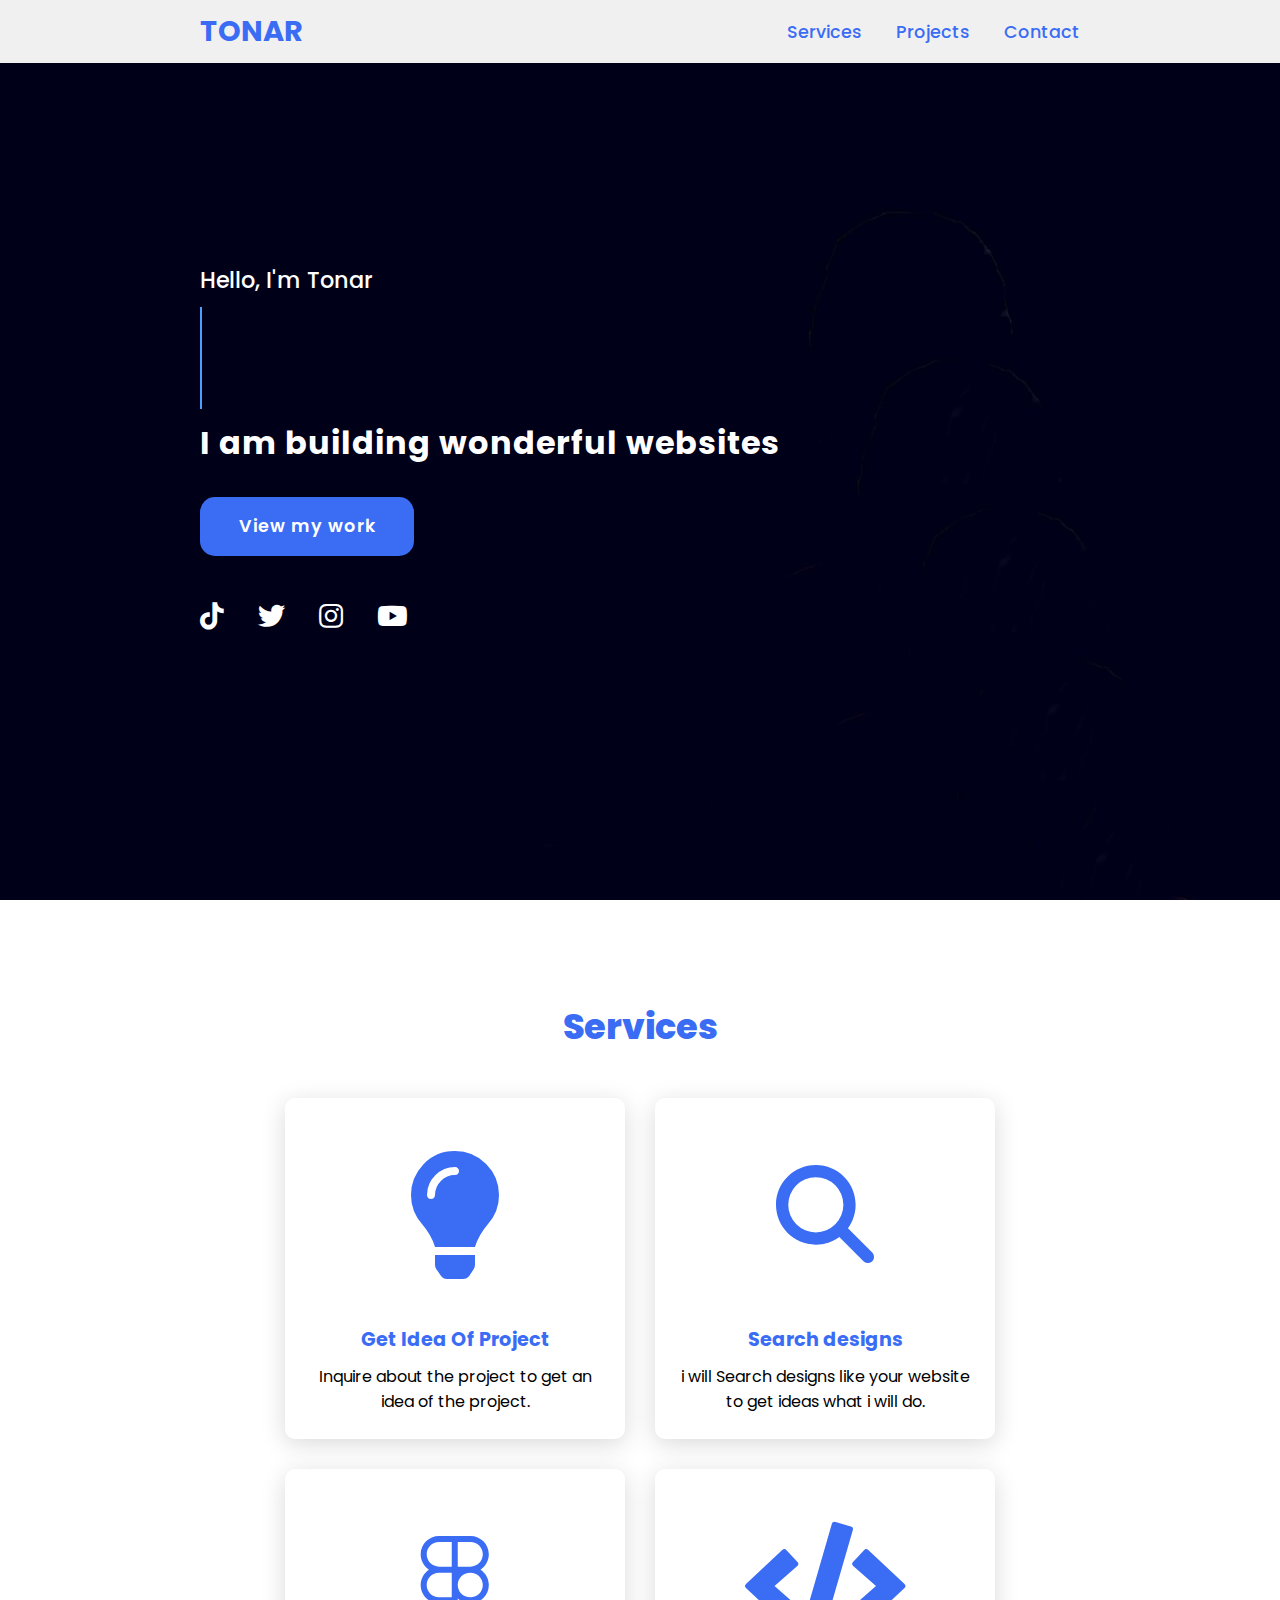
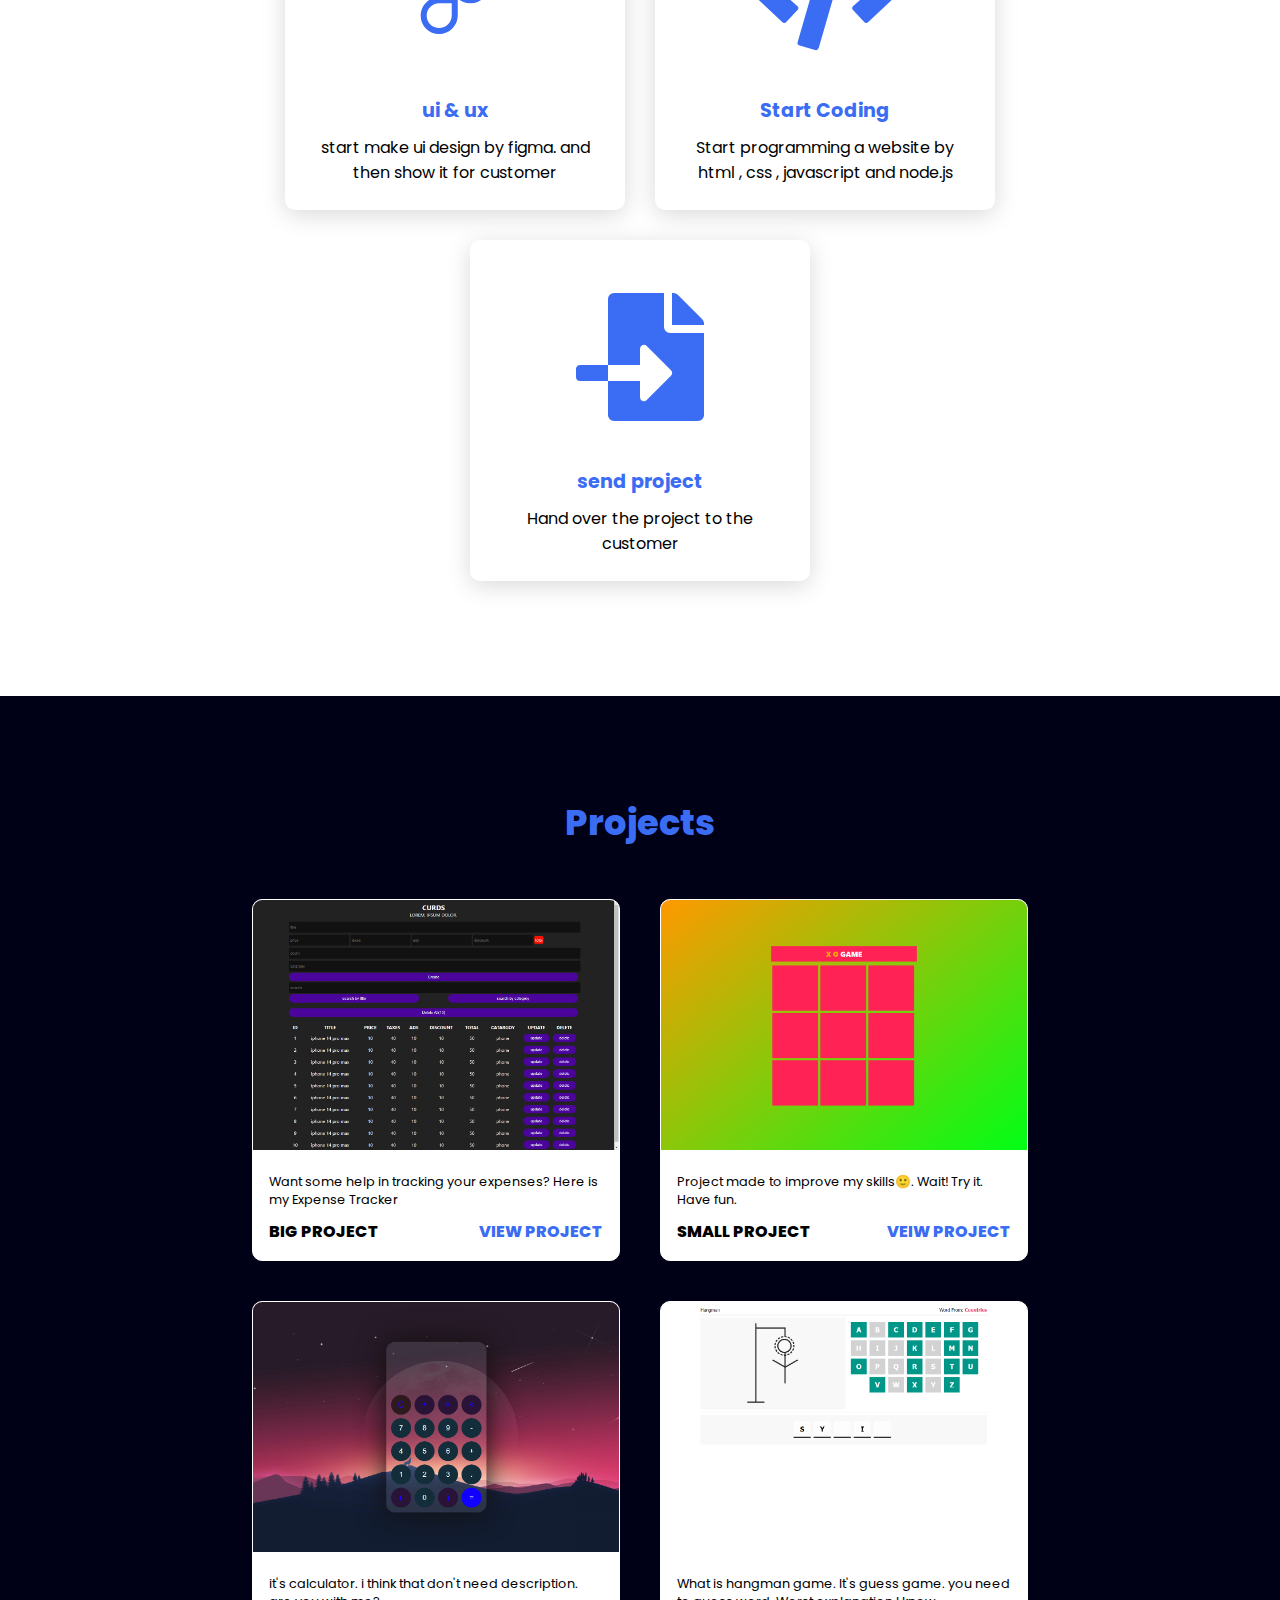
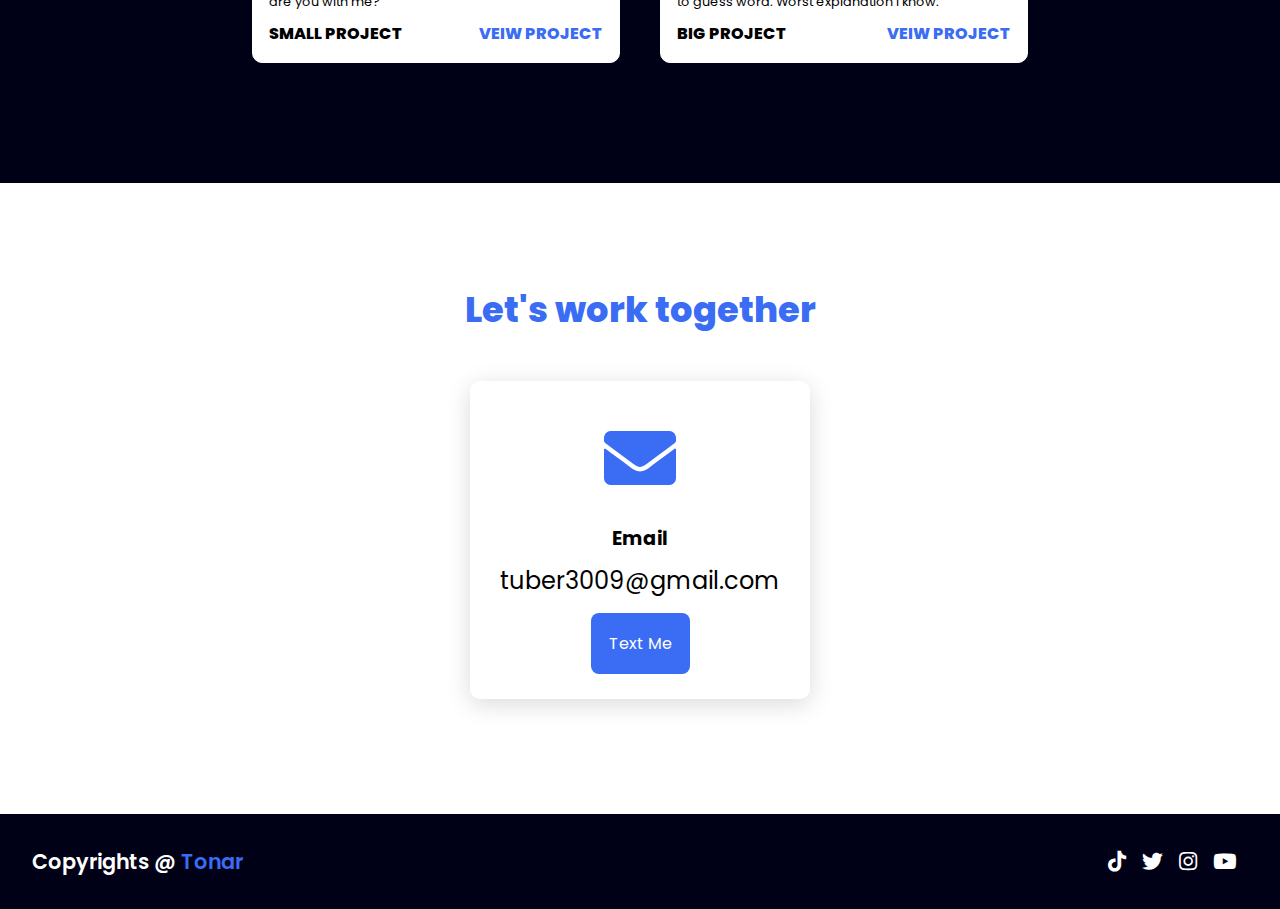
<file: index.html>
<!DOCTYPE html>
<html lang="en">
<head>
    <meta charset="UTF-8">
    <meta http-equiv="X-UA-Compatible" content="IE=edge">
    <meta name="viewport" content="width=device-width, initial-scale=1.0">
    <link rel="stylesheet" href="https://cdnjs.cloudflare.com/ajax/libs/font-awesome/5.15.4/css/all.min.css">
    <link rel="stylesheet" href="style.css">
    <meta name="description" content="Description: this website for web devloper. he can make you a website by html,css and js. what you wait join the web to know more!">
    <meta name="keywords" content="Tonar, web devloper, html ,html5 , js ,javascript , css3 ,css ,fiverr ,coder,upwork, مبرمج ,تونار , مبرمج مواقع">
    <title>Tonar</title>
    <link rel="icon" href="icon.png">
</head>
<body>

    <header>
        <a href="#" class="logo" title="click to move top">Tonar</a>
        <nav class="navigation">
            <a href="#services" title="click to move services">Services</a>
            <a href="#projects" title="click to move projects">Projects</a>
            <a href="#contact" title="click to move contact">Contact</a>
        </nav>
    </header>
    <section class="main">
        <div>
            <h2>Hello, I'm Tonar<br><span>Full Stack, Ui & UX</span></h2>
            <h3>I am building wonderful websites</h3>
            <a href="#projects" class="main-btn">View my work</a>
            <div class="social-icons">
                <a href="https://www.tiktok.com/@tonarweb" target="_blank"><i class="fab fa-tiktok"></i></a>
                <a href="https://twitter.com/Tonar16586999" target="_blank"><i class="fab fa-twitter"></i></a>
                <a href="https://www.instagram.com/tonar_coding/" target="_blank"><i class="fab fa-instagram"></i></a>
                <a href="https://www.youtube.com/channel/UCaFbTyOUArOjUT1NHQzk4Qw" target="_blank"><i class="fab fa-youtube"></i></a>
            </div>
        </div>
    </section>

    <section class="cards" id="services">
        <h2 class="title">Services</h2>
        <div class="content">
            <div class="card">
                <div class="icon">
                    <i class="fa fa-lightbulb"></i>
                </div>
                <div class="info">
                    <h3>Get Idea Of Project</h3>
                    <p>Inquire about the project to get an idea of ​​the project.</p>
                </div>
            </div>
            <div class="card">
                <div class="icon">
                    <svg xmlns="http://www.w3.org/2000/svg" height="1em" viewBox="0 0 512 512"><!--! Font Awesome Free 6.4.2 by @fontawesome - https://fontawesome.com License - https://fontawesome.com/license (Commercial License) Copyright 2023 Fonticons, Inc. --><path d="M416 208c0 45.9-14.9 88.3-40 122.7L502.6 457.4c12.5 12.5 12.5 32.8 0 45.3s-32.8 12.5-45.3 0L330.7 376c-34.4 25.2-76.8 40-122.7 40C93.1 416 0 322.9 0 208S93.1 0 208 0S416 93.1 416 208zM208 352a144 144 0 1 0 0-288 144 144 0 1 0 0 288z"/></svg>                </div>
                <div class="info">
                    <h3>Search designs</h3>
                    <p>i will Search designs like your website to get ideas what i will do.</p>
                </div>
            </div>
            <div class="card">
                <div class="icon">
                    <svg xmlns="http://www.w3.org/2000/svg" height="1em" viewBox="0 0 384 512"><!--! Font Awesome Free 6.4.2 by @fontawesome - https://fontawesome.com License - https://fontawesome.com/license (Commercial License) Copyright 2023 Fonticons, Inc. --><style>svg{fill:#3a6cf4}</style><path d="M14 95.7924C14 42.8877 56.8878 0 109.793 0H274.161C327.066 0 369.954 42.8877 369.954 95.7924C369.954 129.292 352.758 158.776 326.711 175.897C352.758 193.019 369.954 222.502 369.954 256.002C369.954 308.907 327.066 351.795 274.161 351.795H272.081C247.279 351.795 224.678 342.369 207.666 326.904V415.167C207.666 468.777 163.657 512 110.309 512C57.5361 512 14 469.243 14 416.207C14 382.709 31.1945 353.227 57.2392 336.105C31.1945 318.983 14 289.5 14 256.002C14 222.502 31.196 193.019 57.2425 175.897C31.196 158.776 14 129.292 14 95.7924ZM176.288 191.587H109.793C74.2172 191.587 45.3778 220.427 45.3778 256.002C45.3778 291.44 73.9948 320.194 109.381 320.416C109.518 320.415 109.655 320.415 109.793 320.415H176.288V191.587ZM207.666 256.002C207.666 291.577 236.505 320.417 272.081 320.417H274.161C309.737 320.417 338.576 291.577 338.576 256.002C338.576 220.427 309.737 191.587 274.161 191.587H272.081C236.505 191.587 207.666 220.427 207.666 256.002ZM109.793 351.795C109.655 351.795 109.518 351.794 109.381 351.794C73.9948 352.015 45.3778 380.769 45.3778 416.207C45.3778 451.652 74.6025 480.622 110.309 480.622C146.591 480.622 176.288 451.186 176.288 415.167V351.795H109.793ZM109.793 31.3778C74.2172 31.3778 45.3778 60.2173 45.3778 95.7924C45.3778 131.368 74.2172 160.207 109.793 160.207H176.288V31.3778H109.793ZM207.666 160.207H274.161C309.737 160.207 338.576 131.368 338.576 95.7924C338.576 60.2173 309.737 31.3778 274.161 31.3778H207.666V160.207Z"/></svg>
                </div>
                    <div class="info">
                    <h3>ui & ux</h3>
                    <p>start make ui design by figma. and then show it for customer</p>
                </div>
            </div>
            <div class="card">
                <div class="icon">
                    <i class="fa fa-code"></i>
                    </div>
                <div class="info">
                    <h3>Start Coding</h3>
                    <p>Start programming a website by html , css , javascript and node.js</p>
                </div>
            </div>
            <div class="card">
                <div class="icon">
                    <i class="fa fa-file-import"></i>
                </div>
                <div class="info">
                    <h3>send project</h3>
                    <p>Hand over the project to the customer</p>
                </div>
            </div>
        </div>
    </section>

    <section class="projects" id="projects">
        <h2 class="title">Projects</h2>
        <div class="content">
            <div class="project-card">
                <div class="project-image">
                    <img src="images/cruds-img.jpg" />
                </div>
                <div class="project-info">
                    <p class="project-category">Want some help in tracking your expenses? Here is my Expense Tracker</p>
                    <strong class="project-title">
                        <span>Big Project</span>
                        <a href="cruds/cruds.html" class="more-details">View Project</a>
                    </strong>
                </div>
            </div>
            <div class="project-card">
            <div class="project-image">
                <img src="images/XO-img.jpg" />
            </div>
            <div class="project-info">
                <p class="project-category">Project made to improve my skills🙂. Wait! Try it. Have fun.</p>
                <strong class="project-title">
                    <span>Small project</span>
                    <a href="X_O/XO.html" class="more-details">Veiw Project</a>
                </strong>
            </div>
        </div>
        <div class="project-card">
            <div class="project-image">
                <img src="images/calc-img.png" />
            </div>
            <div class="project-info">
                <p class="project-category">it's calculator. i think that don't need description. are you with me?</p>
                <strong class="project-title">
                    <span>Small Project</span>
                    <a href="calc/calc.html" class="more-details">Veiw Project</a>
                </strong>
            </div>
        </div>
        <div class="project-card">
            <div class="project-image">
                <img src="images/hangman.png" />
            </div>
            <div class="project-info">
                <p class="project-category">What is hangman game. It's guess game. you need to guess word. Worst explanation I know.</p>
                <strong class="project-title">
                    <span>Big Project</span>
                    <a href="hangman/hangman.html" class="more-details">Veiw Project</a>
                </strong>
            </div>
        </div>
    </section>

    <section class="cards contact" id="contact">
        <h2 class="title">Let's work together</h2>
        <div class="content">
            <div class="card">
                <div class="icon">
                    <i class="fas fa-envelope"></i>
                </div>
                <div class="info">
                    <h3>Email</h3>
                    <p>tuber3009@gmail.com</p>
                    <a href="https://mail.google.com/mail/u/0/?tab=rm&ogbl#advanced-search/attach_or_drive=true&query=in%3Asent&isrefinement=true?compose=new" target="_blank" class="btn">Text Me</a>
                </div>
            </div>
        </div>
    </section>
    
    <footer class="footer">
        <p class="footer-title">Copyrights @ <span>Tonar</span></p>
        <div class="social-icons">
            <a href="https://www.tiktok.com/@tonarweb" target="_blank"><i class="fab fa-tiktok"></i></a>
            <a href="https://twitter.com/Tonar16586999" target="_blank"><i class="fab fa-twitter"></i></a>
            <a href="https://www.instagram.com/tonar_coding/" target="_blank"><i class="fab fa-instagram"></i></a>
            <a href="https://www.youtube.com/channel/UCaFbTyOUArOjUT1NHQzk4Qw" target="_blank"><i class="fab fa-youtube"></i></a>
        </div>
    </footer>
</body>
</html>
</file>
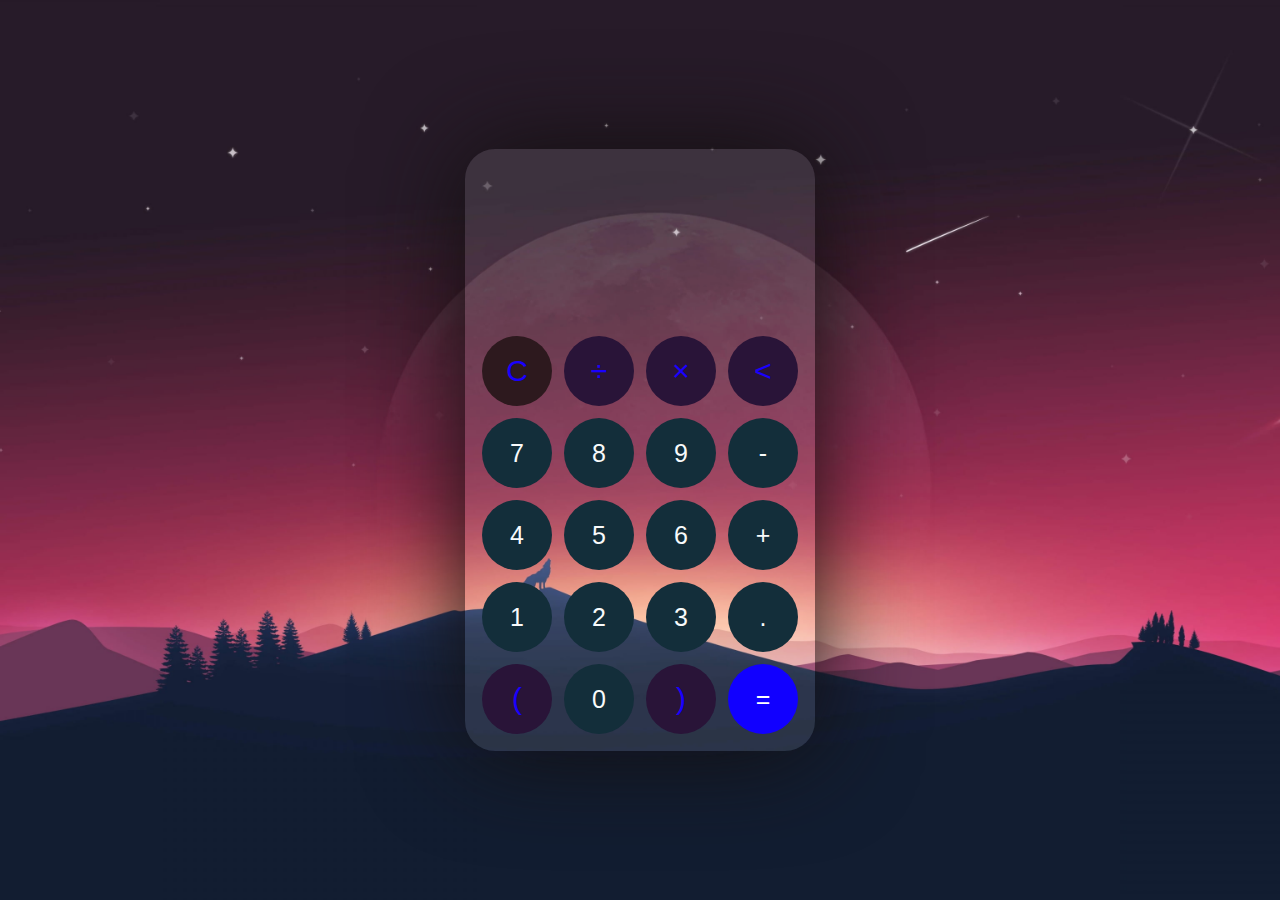
<file: calc/calc.html>
<!DOCTYPE html>
<html lang="en">
<head>
    <meta charset="UTF-8">
    <meta name="viewport" content="width=device-width, initial-scale=1.0">
    <link rel="stylesheet" href="style.css">
    <meta name="description" content="Description: this website for web devloper. he can make you a website by html,css and js. what you wait join the web to know more!">
    <meta name="keywords" content="Tonar, web devloper, html ,html5 , js ,javascript , css3 ,css ,fiverr ,coder,upwork, مبرمج ,تونار , مبرمج مواقع">
    <title>Tonar - calculator</title>
    <link rel="icon" href="../icon.png">
</head>
<body>
    <div class="container">
        <div class="calculator">
            <div class="display-screen">
                <div id="display"></div>
            </div>
            <div class="buttons">
                <table>
                    <tr>
                        <td><button class="btn-oprator" id="clear">C</button></td>
                        <td><button class="btn-oprator" id="/">&divide;</button></td>
                        <td><button class="btn-oprator" id="*">&times;</button></td>
                        <td><button class="btn-oprator" id="backspace"><</button></td>
                    </tr>
                    <tr>
                        <td><button class="btn-number" id="7">7</button></td>
                        <td><button class="btn-number" id="8">8</button></td>
                        <td><button class="btn-number" id="9">9</button></td>
                        <td><button class="btn-number" id="-">-</button></td>
                    </tr>
                    <tr>
                        <td><button class="btn-number" id="4">4</button></td>
                        <td><button class="btn-number" id="5">5</button></td>
                        <td><button class="btn-number" id="6">6</button></td>
                        <td><button class="btn-number" id="+">+</button></td>
                    </tr>
                    <tr>
                        <td><button class="btn-number" id="1">1</button></td>
                        <td><button class="btn-number" id="2">2</button></td>
                        <td><button class="btn-number" id="3">3</button></td>
                        <td><button class="btn-number" id=".">.</button></td>
                    </tr>
                    <tr>
                        <td><button class="btn-oprator" id="(">(</button></td>
                        <td><button class="btn-number" id="0">0</button></td>
                        <td><button class="btn-oprator" id=")">)</button></td>
                        <td rowspan="2"><button class="btn-equal " id="equal">=</button></td>
                    </tr>
                </table>
            </div>
        </div>
    </div>
    <script src="main.js"></script>
</body>
</html>
</file>
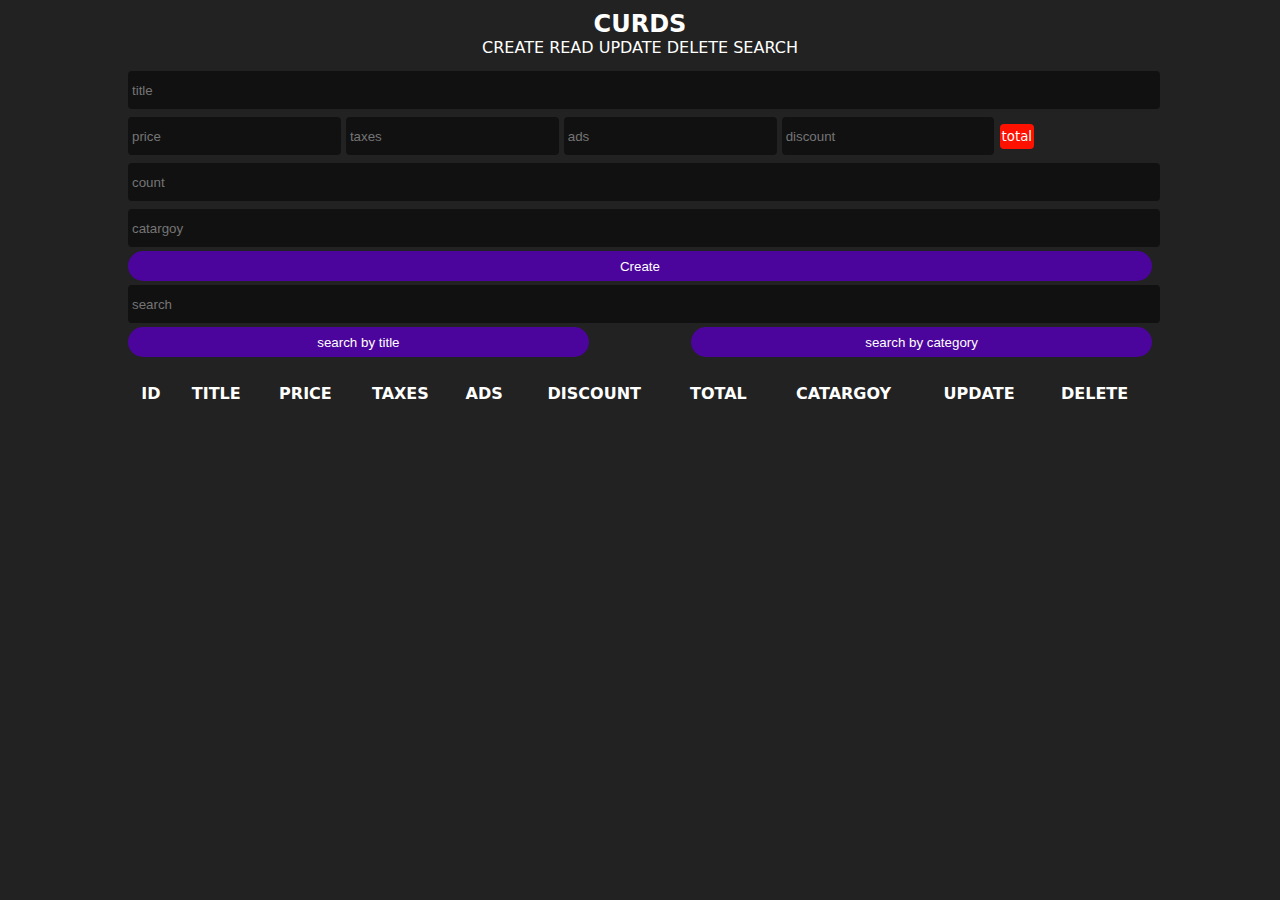
<file: cruds/cruds.html>
<!DOCTYPE html>
<html lang="en">
<head>
    <meta charset="UTF-8">
    <meta http-equiv="X-UA-Compatible" content="IE=edge">
    <meta name="viewport" content="width=device-width, initial-scale=1.0">
    <meta name="description" content="Description: this website for web devloper. he can make you a website by html,css and js. what you wait join the web to know more!">
    <meta name="keywords" content="Tonar, web devloper, html ,html5 , js ,javascript , css3 ,css ,fiverr ,coder,upwork, مبرمج ,تونار , مبرمج مواقع">
    <title>Tonar - curds</title>
    <link rel="icon" href="../icon.png">
    <link rel="stylesheet" href="style.css">
</head>
<body>
    <div class="curd">
        <div class="head">
            <h2>curds</h2>
            <p>CREATE READ UPDATE DELETE SEARCH</p>
        </div>
        <div class="inputs">
            <input type="text" id="title" placeholder="title">
            <div class="price">
                <input onkeyup="gettotal()" type="number" id="price" placeholder="price">
                <input onkeyup="gettotal()" type="number" id="taxes" placeholder="taxes">
                <input onkeyup="gettotal()" type="number" id="ads" placeholder="ads">
                <input onkeyup="gettotal()" type="number" id="discount" placeholder="discount">
                <small id="total"></small>
            </div>
            <input type="number" id="count" placeholder="count" max="100">
            <input type="text" id="catargoy" placeholder="catargoy">
            <button id="sumbit">Create</button>
        </div>
        <div class="outputs">
            <div class="searchClock">

                <input onkeyup="SearchData(this.value)" type="text" id="search" placeholder="search">
                <div class="btnsearch">
                    <button onclick="searchMood(this.id)" id="searchtitle" >search by title</button>
                    <button onclick="searchMood(this.id)" id="searchcategory">search by category</button>
                </div>
            </div>
            <div id="deleteAll"></div>
            <table>
                <th>id</th>
                <th>title</th>
                <th>price</th>
                <th>taxes</th>
                <th>ads</th>
                <th>discount</th>
                <th>total</th>
                <th>catargoy</th>
                <th>update</th>
                <th>delete</th>
                <tbody id="tbody">
                </tbody>
            </table>
        </div>
    </div>
    <script src="main.js"></script>
</body>
</html>
</file>
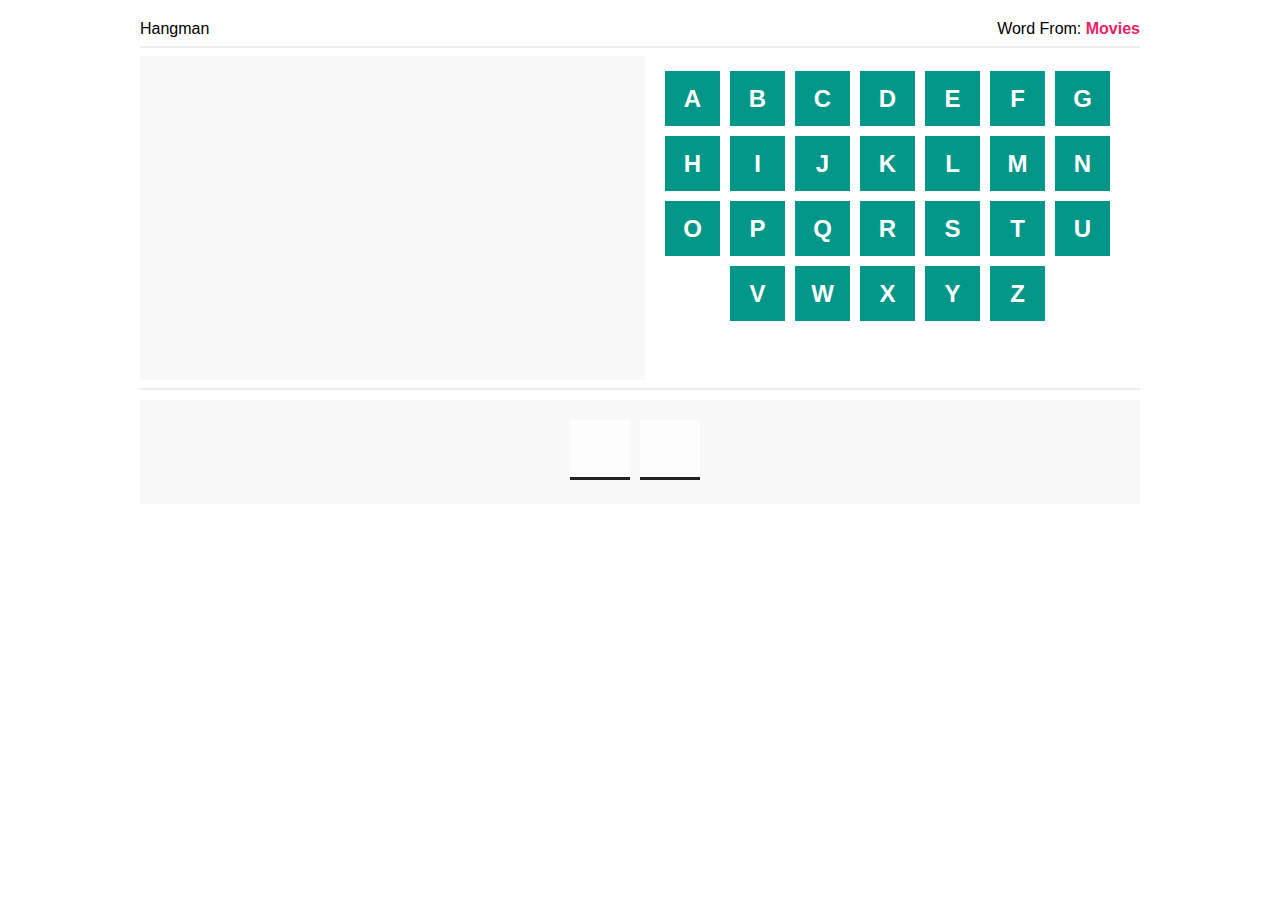
<file: hangman/hangman.html>
<!DOCTYPE html>
<html lang="en">
  <head>
    <meta charset="UTF-8">
    <meta name="viewport" content="width=device-width, initial-scale=1.0">
    <link rel="stylesheet" href="style.css">
    <meta name="description" content="Description: this website for web devloper. he can make you a website by html,css and js. what you wait join the web to know more!">
    <meta name="keywords" content="Tonar, web devloper, html ,html5 , js ,javascript , css3 ,css ,fiverr ,coder,upwork, مبرمج ,تونار , مبرمج مواقع">
    <title>Tonar - Hangman Game</title>
    <link rel="icon" href="../icon.png">
  </head>
  <body>
    <div class="container">
      <div class="game-info">
        <div class="game-name">Hangman</div>
        <div class="category">
          Word From: <span></span>
        </div>
      </div>
      <hr>
      <div class="row">
        <div class="hangman-draw">
          <div class="the-draw">
            <div class="the-stand"></div>
            <div class="the-hang"></div>
            <div class="the-rope"></div>
            <div class="the-man">
              <div class="head"></div>
              <div class="body"></div>
              <div class="hands"></div>
              <div class="legs"></div>
            </div>
          </div>
        </div>
        <div class="letters"></div>
      </div>
      <hr>
      <div class="letters-guess"></div>
    </div>
    <audio id="success" src="../sound/succes.mp3" preload="auto"></audio>
    <audio id="fail" src="../sound/fail.mp3" preload="auto"></audio>
    <script src="main.js"></script>
  </body>
</html>
</file>
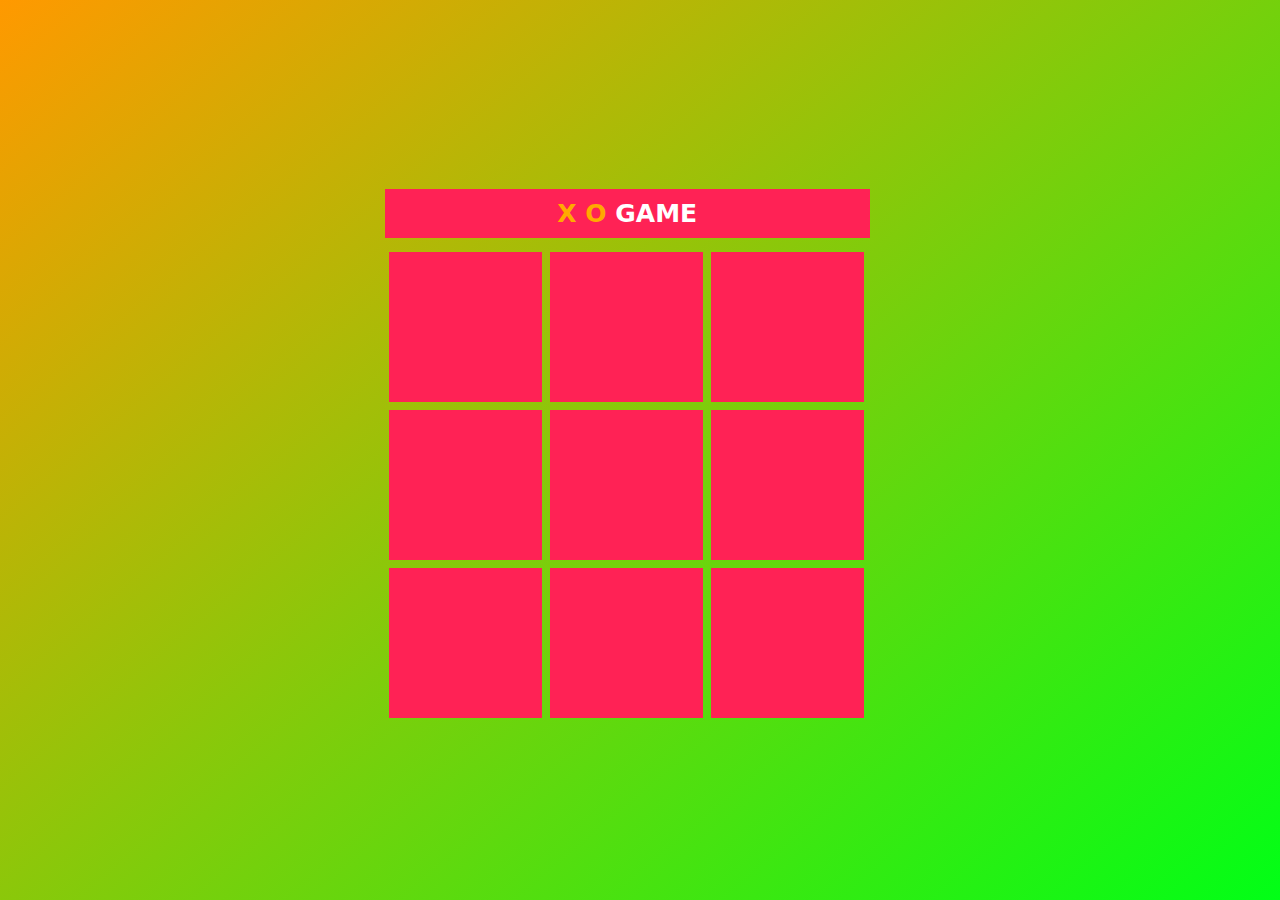
<file: X_O/XO.html>
<!DOCTYPE html>
<html lang="en">
<head>
    <meta charset="UTF-8">
    <meta name="viewport" content="width=device-width, initial-scale=1.0">
    <link rel="stylesheet" href="style.css">
    <meta name="description" content="Description: this website for web devloper. he can make you a website by html,css and js. what you wait join the web to know more!">
    <meta name="keywords" content="Tonar, web devloper, html ,html5 , js ,javascript , css3 ,css ,fiverr ,coder,upwork, مبرمج ,تونار , مبرمج مواقع">
    <title>Tonar - X O</title>
    <link rel="icon" href="../icon.png">
</head>
<body>
    <div class="place-game">
    <div class="game">
        <div class="title"><span>X O</span> GAME</div>
        <div class="square" id="item1" onclick="game(this.id)"></div>
        <div class="square" id="item2" onclick="game(this.id)"></div>
        <div class="square" id="item3" onclick="game(this.id)"></div>

        <div class="square" id="item4" onclick="game(this.id)"></div>
        <div class="square" id="item5" onclick="game(this.id)"></div>
        <div class="square" id="item6" onclick="game(this.id)"></div>
        
        <div class="square" id="item7" onclick="game(this.id)"></div>
        <div class="square" id="item8" onclick="game(this.id)"></div>
        <div class="square" id="item9" onclick="game(this.id)"></div>
    </div>
</div>
    <script src='main.js'></script>
</body>
</html>
</file>
<file: style.css>
@import url('https://fonts.googleapis.com/css2?family=Poppins:ital,wght@0,100;0,200;0,300;0,400;0,500;0,600;0,700;0,800;0,900;1,100;1,200;1,300;1,400;1,500;1,600;1,700;1,800;1,900&display=swap');

*{
    font-family: 'Poppins', sans-serif;
    margin: 0;
    padding: 0;
    box-sizing: border-box;
    scroll-behavior: smooth;
}
/* width */
::-webkit-scrollbar {
    width: 15px;
  }
  
  /* Track */
::-webkit-scrollbar-track {
    box-shadow: inset 0 0 5px grey; 
}
   
  /* Handle */
::-webkit-scrollbar-thumb {
    background: #888; 
    border-radius: 10px;
}
::-webkit-scrollbar-thumb:hover{
    background: #555; 
}
header {
    background-color: #f0f0f0;
    width: 100%;
    position: fixed;
    z-index: 999;
    display: flex;
    justify-content: space-between;
    align-items: center;
    padding: 10px 200px ;
}

.logo{
    text-decoration: none;
    color: #3a6cf4;
    text-transform: uppercase;
    font-weight: 700;
    font-size: 1.8em;
}

.navigation a{
    color: #3a6cf4;
    text-decoration: none;
    font-size: 1.1em;
    font-weight: 500;
    padding-left: 30px;
}

.navigation a:hover{
    color: #601cfc;
}

section {
    padding: 100px 200px;
}
.main {
    width: 100%;
    min-height: 100vh;
    display: flex;
    align-items: center;
    background: url(images/background.jpg) no-repeat;
    background-size: cover;
    background-position: center;
    background-attachment: fixed;
    overflow-x: hidden;
}

.main h2 {
    color: #fff;
    font-size: 1.4em;
    font-weight: 500;
}

.main h2 span {
    display: inline-block;
    margin-top: 10px;
    color: #4e9eff;
    font-size: 3em;
    font-weight: 600;
    position: relative;
}
.main h2 span::before{
    content: '';
    position: absolute;
    top: 0;
    left: 0;
    width: 100%;
    height: 100%;
    background-color: #000018;
    border-left: 2px solid #4e9eff;
    animation: typeAnim 6s steps(26) infinite;
}
@keyframes typeAnim{
    40%,60%{
        left: 100%;
    }
    100%{
        left: 0;
    }
}
.main h3 {
    color: #fff;
    font-size: 2em;
    font-weight: 700;
    letter-spacing: 1px;
    margin-top: 10px;
    margin-bottom: 30px;
}
.btn{
    color: #fff;
    background-color: #3a6cf4;
    text-decoration: none;
    padding: 18px;
    display: inline-block;
    margin-top: 15px;
    transition: 0.7s ease;
    border-radius: 8px;
}
.btn:hover{
    background-color: #0a49f6;
}
.main-btn {
    color: #fff;
    background-color: #3a6cf4;
    text-decoration: none;
    font-size: 1.1em;
    font-weight: 600;
    display: inline-block;
    padding: 0.9375em 2.1875em;
    letter-spacing: 1px;
    border-radius: 15px;
    margin-bottom: 40px;
    transition: 0.7s ease;
}
.main-btn:hover {
    background-color: #0a49f6;
    transform: scale(1.1);
}

.social-icons a {
    color: #fff;
    font-size: 1.7em;
    padding-right: 30px;
}
.title {
    display: flex;
    justify-content: center;
    color: #3a6cf4;
    font-size: 2.2em;
    font-weight: 800;
    margin-bottom: 30px;
}

.content {
    display: flex;
    justify-content: center;
    flex-direction: row;
    flex-wrap: wrap;
}

.card {
    background-color: #fff;
    width: 21.25em;
    box-shadow: 0 5px 25px rgba(1 1 1 / 15%);
    border-radius: 10px;
    padding: 25px;
    margin: 15px;
    transition: 0.7s ease;
}

.card:hover {
    transform: scale(1.1);
}

.card .icon {
    color: #3a6cf4;
    font-size: 8em;
    text-align: center;
}
.card .icon svg{
    padding-top: 30px;
}
.info {
    text-align: center;
}

.info h3{
    color: #3a6cf4;
    font-size: 1.2em;
    font-weight: 700;
    margin: 10px;
}

.projects {
    background-color: #000016;
}
.mostaql img{
    height: 100px;
    border-radius: 100%;
}
.projects .content{
    margin-top: 30px;
}

.project-card {
    background-color: #fff;
    border: 1px solid #fff;
    min-height: 14em;
    width: 23em;
    overflow: hidden;
    border-radius: 10px;
    margin: 20px;
    transition: 0.7s ease;
}

.project-card:hover {
   transform: scale(1.1);
}

.project-card:hover .project-image {
    opacity: 0.9;
 }

.project-image img{
    width: 100%;
    height: 250px;
}

.project-info {
    padding: 1em;
}

.project-category {
    font-size: 0.8em;
    color: #000;
}

.project-title {
    display: flex;
    justify-content: space-between;
    text-transform: uppercase;
    font-weight: 800;
    margin-top: 10px;
}

.more-details {
    text-decoration: none;
    color: #3a6cf4;
}

.more-details:hover {
    color: #601cfc;
}
.contact .icon{
    font-size: 4.5em;
}
.contact .info h3 {
    color: #000;
}

.contact .info p {
    font-size: 1.5em;
}

.footer {
    background-color: #000016;
    color: #fff;
    padding: 2em;
    display: flex;
    justify-content: space-between;
}

.footer-title {
    font-size: 1.3em;
    font-weight: 600;
}

.footer-title span {
    color: #3a6cf4;
}

.footer .social-icons a{
    font-size: 1.3em;
    padding: 0 12px 0 0;
}
@media (max-width:1023px){
    header{
        padding: 12px 20px;
    }

    .navigation a{
        padding-left: 10px;
    }

    .title{
        font-size: 1.8em;
    }

    section{
        padding: 80px 20px;
    }

    .main-content h2{
        font-size: 1em;
    }

    .main-content h3{
        font-size: 1.6em;
    }

    .content{
        flex-direction: column;
        align-items: center;
    }

}

@media (max-width:641px){
    body{
        font-size: 12px;
    }
    .main .social-icons a{
        padding-right: 0px;
        margin-left: 10px;
        padding-right: 10px;
    }
    .main-content h2{
        font-size: 0.7em;
    }
    .main h2 span{
        margin-top: 8px;
    }
    .main h3{
        margin: 5px 0 20px 0;
    }
    .main-content h3{
        font-size: 1.4em;
    }
    .main-btn{
        margin-bottom: 20px;
    }
    .project-card img{
        height: 180px;
    }
    .project-card{
        width: 23em;
    }
}
@media (max-width: 412px){
    .main h2 span{
        font-size: 32px;
    }
    .main h3{
        font-size: 20px;
    }
}
@media (max-width:384px){
    .main .social-icons a{
        font-size: 1.7em;
        padding-right: 0px;
        margin-left: 15px;
    }
    .project-card img{
        height: 180px;
    }
    .main-btn{
        margin-bottom: 20px;
    }
    .main h2{
        font-size: 1em;
    }
    .main h2 span{
        font-size: 2.7em;
        margin-top: 8px;
    }
    .main h3{
        font-size: 1.3em;
        margin: 5px 0 20px 0;
    }
}
@media (max-width:360px) {
    .project-card img{
        height: 170px;
    }
    .logo{
        font-size: 1.7em;
    }
    .social-icons a{
        padding-right: 10px;
        margin-left: 10px;
    }
    .footer .social-icons a{
        font-size: 1.3em;
        padding: 0 2px 0 0;
    }
    .main-btn{
        margin-bottom: 20px;
    }
    .main h2{
        font-size: 1em;
    }
    .main h2 span{
        font-size: 2.7em;
        margin-top: 8px;
    }
    .main h3{
        font-size: 1.3em;
        margin: 5px 0 20px 0;
    }
}
@media (max-width:320px){
    .main .social-icons a{
        font-size: 1.5em;
        padding-right: 1px;
    }
    .main .social-icons{
        margin-right: 30px;
    }
    .footer .social-icons a{
        font-size: 1.2em;
        padding: 0 0px 0 0;
    }
    .logo{
        font-size: 1.4em;
    }
    .navigation a{
        font-size: 1em;
    }
    .main h2{
        font-size: 0.9em;
    }
    .main h2 span{
        font-size: 2.5em;
        margin-top: 5px;
    }
    .main h3{
        font-size: 1.1em;
        margin: 5px 0 20px 0;
    }
    .main-btn{
        margin-bottom: 20px;
    }
    .footer-title{
        font-size: 1.25em;
    }
    .project-card{
        width: 21em;
    }
    .project-card img{
        max-height: 150px;
    }
}
@media (max-width:300px){
    body{
        font-size: 10px;
    }
}
</file>
<file: calc/style.css>
*{
    margin: 0;
    padding: 0;
    box-sizing: border-box;
    outline: 0;
    transition: all 0.9s ease;
}
body{
    font-family: sans-serif;
    width: 100%;
    height: 100vh;
    background-image: url(wallpaperflare.com_wallpaper\ \(11\).jpg);
    background-position: center;
    background-size: cover;
}
.container{
    height: 100vh;
    width: 100vw;
    display: grid;
    place-items: center;
}
.calculator{
    position: relative;
    height: auto;
    width: auto;
    padding: 10px;
    border-radius: 30px;
    box-shadow: 0 0 100px #130f0f;
}
#display{
    margin: 0 16px;
    height: 150px;
    width: auto;
    max-width: 270px;
    display: flex;
    align-items: flex-end;
    font-size: 30px;
    margin-bottom: 20px;
    overflow-x: scroll;
}
#display::-webkit-scrollbar{
    display: block;
    height: 60px;
}
button{
    height: 70px;
    width: 70px;
    border: 0;
    border-radius: 40px;
    margin: 5px;
    font-size: 25px;
    cursor: pointer;
    transition: all 500ms ease;
}
button:hover{
    transform: scale(1.15);
}
.btn-oprator{
    font-size: 30px;
}
.calculator{
    background:  rgba(255 ,255,255,0.1);
}
.calculator #display{
    color: #f8fafd;
}
.calculator button#clear{
    background-color: #2d191e;
    color: #1900ff;
}
.calculator button.btn-number{
    background-color: #132e3a;
    color: #f8fafb;
}
.calculator button.btn-oprator{
    background-color: #291438;
    color: #1900ff;
}
.calculator button.btn-equal{
    background-color: #1100ff;
    color: #fff;
}
</file>
<file: cruds/style.css>
*{
    margin: 0;
    padding: 0;
}
body{
    color: #fff;
    background-color: #222;
    font-family: system-ui, -apple-system, BlinkMacSystemFont, 'Segoe UI', Roboto, Oxygen, Ubuntu, Cantarell, 'Open Sans', 'Helvetica Neue', sans-serif;
}
.curd{
    width: 80%;
    margin: auto;
}
.head{
    text-align: center;
    text-transform:uppercase;
    margin: 10px 0;
}
input{
    width: 100%;
    height: 30px;
    outline: none;
    border: none;
    background-color: #111;
    margin: 4px 0;
    border-radius: 4px;
    padding: 4px;
    color: #fff;
    transition: 0.4s ease-in-out;
}
input:focus{
    background-color: #000;
    transform: scale(1.05);
}
.price input{
    width: 20%;
}
#total{
    background-color: #f10;
    padding: 5px 2px;
    border-radius: 4px;
}
#total::before{
    content: 'total ' ;
}
button{
    width: 100%;
    height: 30px;
    border: none;
    border-radius: 20px;
    cursor: pointer;
    background-color: #4c059c;
    color: #fff;
    transition: 0.4s ease-in-out;
}
button:hover{
    background-color: #5a06b9;
    letter-spacing: 1px;
}
.btnsearch{
    display: flex;
    justify-content: space-between;
}
.btnsearch button{
    width: 45%;
}
table{
    width: 100%;
    text-align: center;
    margin: 10px 0;
}
table th{
    text-transform: uppercase;
}
th,td{
    padding: 5px;
}
#deleteAll{
    margin: 20px 0;
}
@media(max-width:600px){
    table{
        font-size: 31%;
    }
    td,td{
        padding: 4px;
    }
    td{
        font-size: 15px;
    }
}
@media(max-width:400px){
    table{
        font-size: 31%;
    }
    th,td{
        padding: 4px;
    }
    #update{
        font-size: 8px;
    }
    #delete{
        font-size: 8px;
    }
    td{
        font-size: 8px;
    }
}
</file>
<file: hangman/style.css>
* {
    box-sizing: border-box;
  }
  body {
    font-family: Tahoma, Arial;
  }
  .container {
    margin: 20px auto;
    width: 1000px
  }
  .row {
    display: flex;
  }
  hr {
    border: 1px solid #EEE;
  }
  .game-info {
    display: flex;
  }
  .game-info .game-name {
    flex: 1;
  }
  .game-info .category {
    flex: 1;
    text-align: right;
  }
  .game-info .category span {
    text-transform: capitalize;
    color: #E91E63;
    font-weight: bold;
  }
  .hangman-draw {
    flex: 1;
    background-color: #F8F8F8;
    padding: 20px;
    height: 324px;
  }
  .hangman-draw .the-draw {
    width: 60px;
    height: 280px;
    border-bottom: 4px solid #222;
    position: relative;
    margin: auto;
    left: -60px;
    display: none;
  }
  .hangman-draw .the-stand {
    position: absolute;
    width: 4px;
    background-color: #222;
    height: 100%;
    left: 50%;
    margin-left: -2px;
    display: none;
  }
  .hangman-draw .the-hang {
    display: none;
  }
  .hangman-draw .the-hang:before {
    content: '';
    position: absolute;
    height: 4px;
    background-color: #222;
    width: 100px;
    left: 30px;
    top: 15px;
  }
  .hangman-draw .the-hang:after {
    content: '';
    position: absolute;
    width: 4px;
    height: 30px;
    background-color: #222;
    left: 130px;
    top: 15px;
  }
  .hangman-draw .the-rope {
    width: 70px;
    height: 70px;
    border-radius: 50%;
    position: absolute;
    left: 95px;
    top: 45px;
    border: 4px dashed #222;
    display: none;
  }
  .hangman-draw .the-man .head {
    width: 50px;
    height: 50px;
    border-radius: 50%;
    border: 4px solid #222;
    position: absolute;
    left: 105px;
    top: 55px;
    display: none;
  }
  .hangman-draw .the-man .body {
    position: absolute;
    background-color: #222;
    width: 4px;
    height: 110px;
    top: 102px;
    left: 130px;
    display: none;
  }
  .hangman-draw .the-man .hands {
    display: none;
  }
  .hangman-draw .the-man .hands:before {
    left: 85px;
    transform: rotate(30deg);
  }
  .hangman-draw .the-man .hands:after {
    left: 130px;
    transform: rotate(-30deg);
  }
  .hangman-draw .the-man .hands:before,
  .hangman-draw .the-man .hands:after {
    content: '';
    width: 50px;
    position: absolute;
    height: 4px;
    background-color: #222;
    top: 140px;
  }
  .hangman-draw .the-man .legs {
    display: none;
  }
  .hangman-draw .the-man .legs:before {
    left: 85px;
    transform: rotate(-30deg);
  }
  .hangman-draw .the-man .legs:after {
    left: 130px;
    transform: rotate(30deg);
  }
  .hangman-draw .the-man .legs:before,
  .hangman-draw .the-man .legs:after {
    content: '';
    width: 50px;
    position: absolute;
    height: 4px;
    background-color: #222;
    top: 220px;
  }
  .hangman-draw.wrong-1 .the-draw {
    display: block;
  }
  .hangman-draw.wrong-2 .the-stand {
    display: block;
  }
  .hangman-draw.wrong-3 .the-hang {
    display: block;
  }
  .hangman-draw.wrong-4 .the-rope {
    display: block;
  }
  .hangman-draw.wrong-5 .head {
    display: block;
  }
  .hangman-draw.wrong-6 .body {
    display: block;
  }
  .hangman-draw.wrong-7 .hands {
    display: block;
  }
  .hangman-draw.wrong-8 .legs {
    display: block;
  }
  .letters {
    flex: 1;
    padding: 15px;
    text-align: center;
  }
  .letters.finished {
    pointer-events: none;
  }
  .letters .letter-box {
    width: 55px;
    height: 55px;
    display: inline-block;
    background-color: #009688;
    color: #FFF;
    font-size: 24px;
    margin-right: 10px;
    line-height: 55px;
    text-transform: uppercase;
    font-weight: bold;
    cursor: pointer;
    margin-bottom: 10px;
  }
  .letters .letter-box.clicked {
    background-color: #222;
    opacity: .2;
    pointer-events: none;
  }
  .letters-guess {
    margin: 10px auto;
    background-color: #F8F8F8;
    padding: 20px;
    display: flex;
    justify-content: center;
    min-height: 104px;
  }
  .letters-guess span {
    width: 60px;
    height: 60px;
    font-size: 24px;
    margin-right: 10px;
    text-align: center;
    line-height: 60px;
    text-transform: uppercase;
    font-weight: bold;
    background-color: #FDFDFD;
    border-bottom: 3px solid #222;
    transition: .3s;
  }
  .letters-guess span.with-space {
    background: none;
    border-bottom: none;
    position: relative;
  }
  .letters-guess span.with-space:before {
    content: '';
    width: 20px;
    height: 4px;
    background-color: #222;
    position: absolute;
    left: 50%;
    top: 50%;
    transform: translate(-50%, -50%);
  }
  .popup {
    position: fixed;
    background-color: #009688;
    padding: 100px 20px;
    width: 80%;
    top: 10%;
    left: 10%;
    text-align: center;
    font-size: 40px;
    border: 1px solid #CCC;
    color: #FFF;
  }
  @media(max-width:600px ){
    .container{
      width: 360px;
    }
    .letters{
      padding: 0px;
    }
    .letters .letter-box{
      margin-right: 5px;
      margin-bottom: 5px;
      width: 40px;
      height: 40px;
      font-size: 16px;
    }
    .letters-guess span{
      height: 40px;
      width: 40px;
      font-size: 20px;
      text-align: center;
      line-height: 40px;
    }
  }
</file>
<file: X_O/style.css>
*{
    margin: 0;
    padding: 0;
    box-sizing: border-box;
}
body {
    background: linear-gradient(140deg, rgb(255, 153, 0),rgb(1, 255, 22));
}
.game{
    width: 510px;
    text-align: center;
    font-family: system-ui, -apple-system, BlinkMacSystemFont, 'Segoe UI', Roboto, Oxygen, Ubuntu, Cantarell, 'Open Sans', 'Helvetica Neue', sans-serif;
    color: #fff;
    margin: auto;
    font-weight: 800;
}
.title{
    background-color: #f25;
    padding: 10px 0;
    margin: 10px 0;
    font-size: 25px;
    width: 95%;
}
span{
    color: #fa0;
}
.square{
    height: 150px;
    width: 30%;
    background: #f25;
    float: left;
    margin: 4px;
    font-size: 100px;
}
.square:hover{
    background-color: #000;
    cursor: pointer;
}
.place-game{
    justify-content: center;
    align-items: center;
    min-height: 100vh;
    display: flex;
}
@media(max-width: 360px){
    .title{
        width: 100%;
    }
    .square{
        height: 110px;
        font-size: 80px;
        text-align: center;
    }
}
</file>
